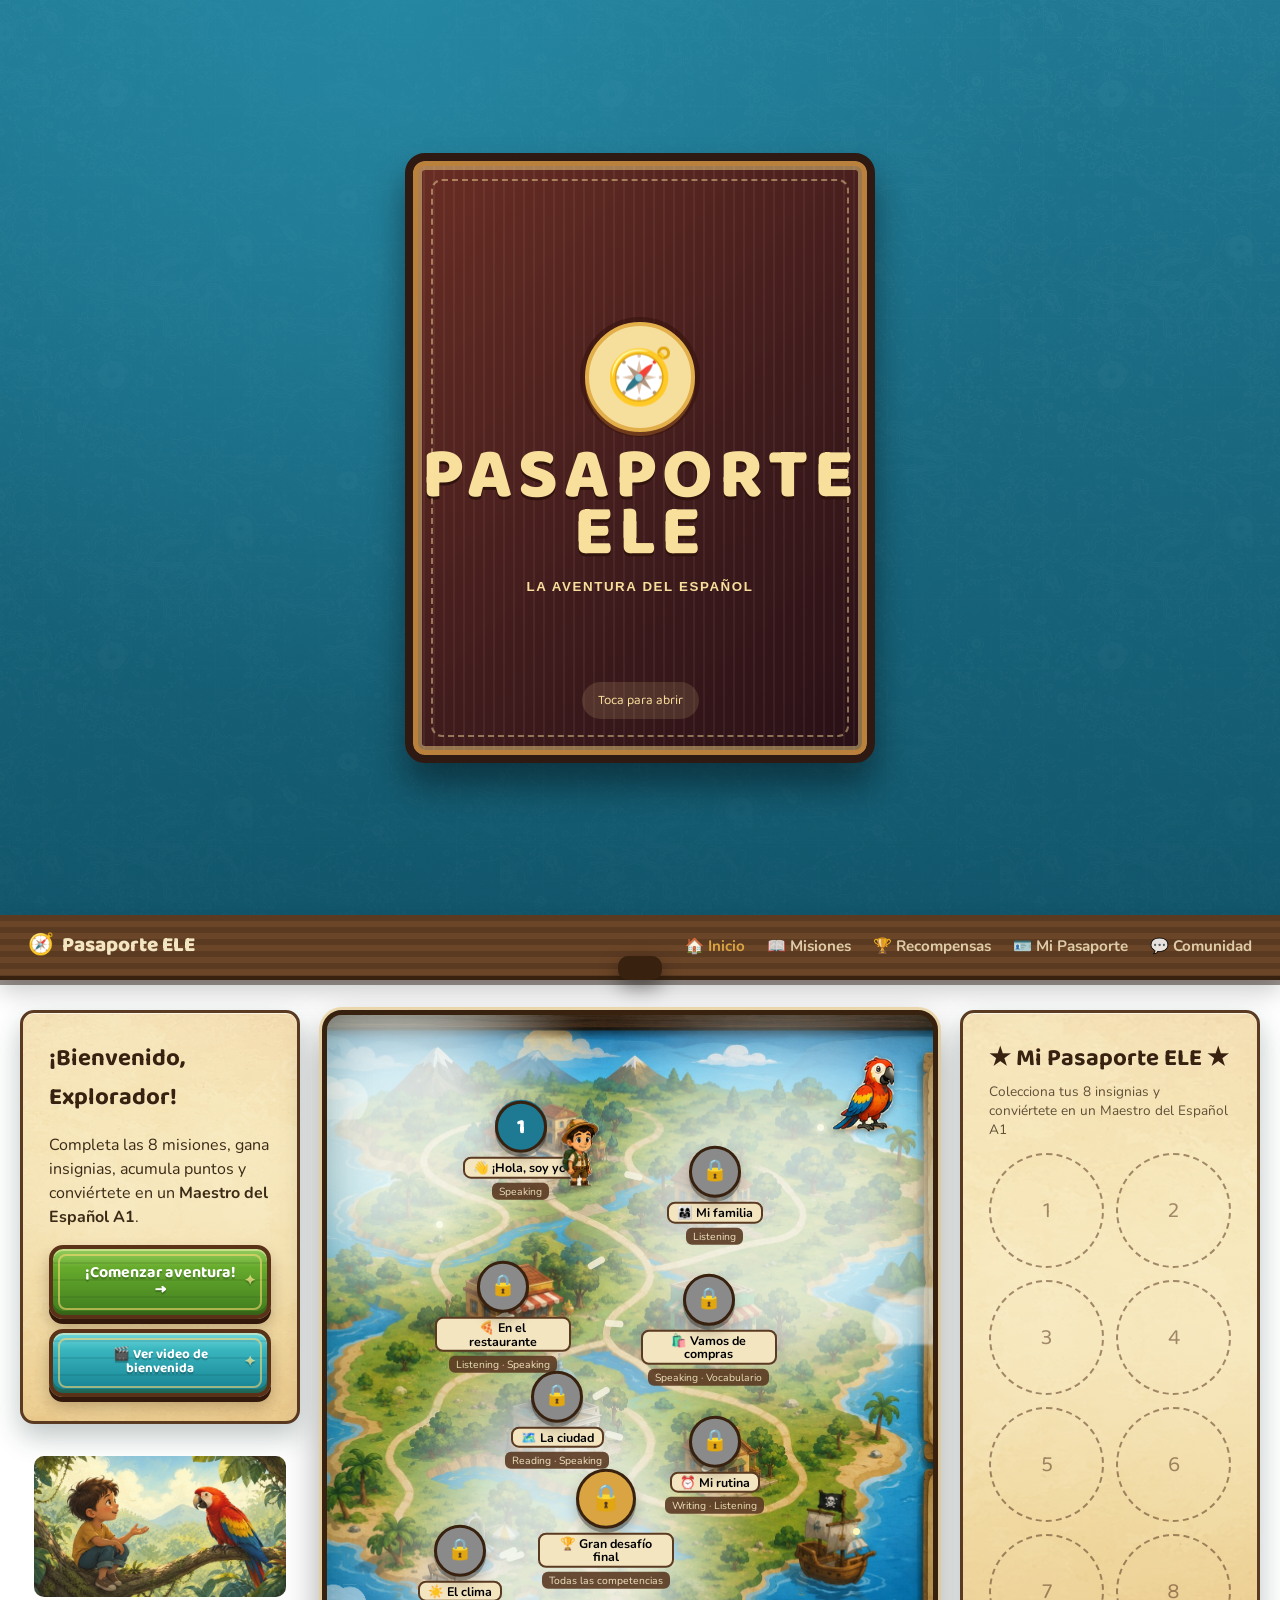
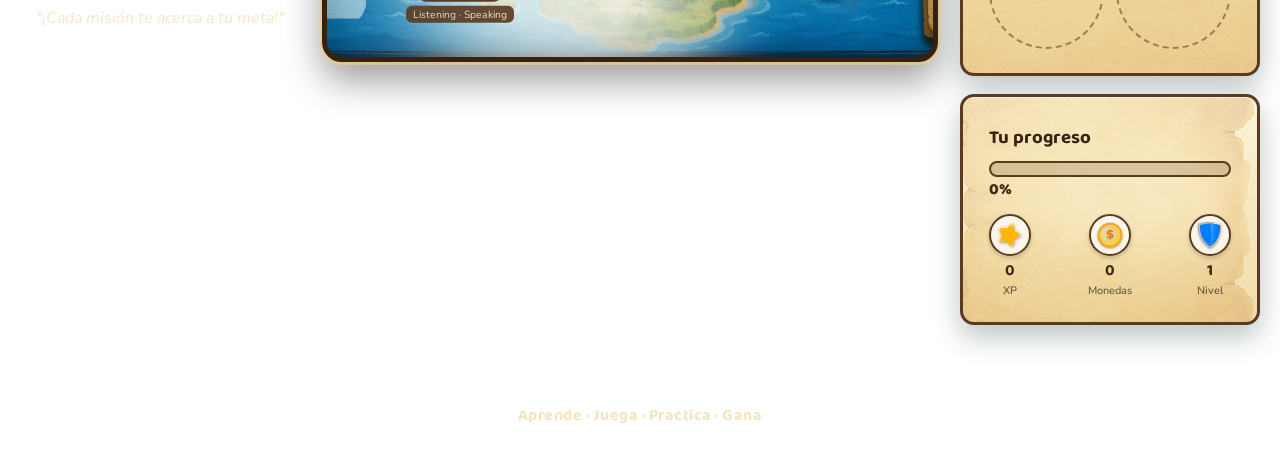
<file: index.html>
<!DOCTYPE html>
<html lang="es">
<head>
<meta charset="UTF-8">
<meta name="viewport" content="width=device-width, initial-scale=1.0">
<title>Pasaporte ELE — La aventura del español A1</title>
<link rel="preconnect" href="https://fonts.googleapis.com">
<link href="https://fonts.googleapis.com/css2?family=Baloo+2:wght@500;700;800&family=Nunito:wght@400;600;700;800&display=swap" rel="stylesheet">
<link rel="stylesheet" href="css/style.css?v=8">
</head>
<body>

<div class="intro-gate" id="introGate">
  <div class="passport-stage" id="passportStage">
    <button class="passport-cover" id="openPassportBtn" type="button" aria-label="Abrir el pasaporte de bienvenida">
      <span class="cover-emblem">🧭</span>
      <span class="cover-title">PASAPORTE<br>ELE</span>
      <span class="cover-subtitle">La aventura del español</span>
      <span class="cover-action">Toca para abrir</span>
    </button>
    <div class="intro-gate-inner passport-book" aria-live="polite">
      <div class="passport-page passport-page-left" aria-hidden="true">
        <span class="page-stamp">✦</span>
        <h2>Mi gran aventura</h2>
        <p>Un pasaporte para descubrir el español, una misión a la vez.</p>
        <div class="page-route">● ─── ● ─── ★</div>
      </div>
      <div class="passport-page passport-page-right">
        <h1>🧭 ¡Bienvenido, Explorador!</h1>
        <p>Abre tu pasaporte y mira el mensaje de bienvenida antes de comenzar.</p>
        <div class="phone-video-frame">
          <span class="phone-speaker" aria-hidden="true"></span>
          <div class="gate-video-wrap">
            <div id="gateYtPlayer"></div>
          </div>
          <span class="phone-home" aria-hidden="true"></span>
        </div>
        <button id="gateContinueBtn" class="art-btn btn-start gate-btn" disabled>Mira el video completo para continuar</button>
        <button id="gateSkipBtn" class="gate-skip">Ya lo vi, continuar →</button>
      </div>
    </div>
  </div>
</div>

<div id="appRoot">

<header class="topbar">
  <div class="brand">🧭 <span>Pasaporte ELE</span></div>
  <nav class="topnav">
    <a href="#map" class="active">🏠 Inicio</a>
    <a href="#" data-soon="Misiones">📖 Misiones</a>
    <a href="#" data-soon="Recompensas">🏆 Recompensas</a>
    <a href="#passport" >🪪 Mi Pasaporte</a>
    <a href="#" data-soon="Comunidad">💬 Comunidad</a>
  </nav>
</header>

<main class="layout">

  <aside class="intro-col">
    <div class="card intro-card">
      <h1>¡Bienvenido, Explorador!</h1>
      <p>Completa las 8 misiones, gana insignias, acumula puntos y conviértete en un <strong>Maestro del Español A1</strong>.</p>
      <div class="intro-btns">
        <a href="#map" class="art-btn btn-start">¡Comenzar aventura! →</a>
        <button id="introVideoBtn" class="art-btn btn-video">🎬 Ver video de bienvenida</button>
      </div>
    </div>
    <div class="mascot-card">
      <img src="assets/mascot.jpg" alt="Explorador y guacamaya" class="mascot-img">
      <p class="mascot-quote">"¡Cada misión te acerca a tu meta!"</p>
    </div>
  </aside>

  <section class="map-wrap" id="map">
    <div class="map-atmosphere" aria-hidden="true">
      <span class="cloud cloud-a"></span><span class="cloud cloud-b"></span><span class="cloud cloud-c"></span>
      <span class="map-sparkle sparkle-a"></span><span class="map-sparkle sparkle-b"></span><span class="map-sparkle sparkle-c"></span>
      <div class="map-fog fog-near"></div><div class="map-fog fog-far"></div>
    </div>
    <svg class="path-svg" viewBox="0 0 100 100" preserveAspectRatio="none" aria-hidden="true">
      <path id="routePath" d="" />
    </svg>
    <div class="nodes" id="nodesLayer"></div>
    <img id="lumaAvatar" class="luma-avatar" src="assets/luma-idle1.png" alt="Luma">
    <img id="nicoAvatar" class="nico-avatar" src="assets/nico-idle.png" alt="Nico">
  </section>

  <aside class="passport-col" id="passport">
    <div class="card">
      <h2>★ Mi Pasaporte ELE ★</h2>
      <p class="sub">Colecciona tus 8 insignias y conviértete en un Maestro del Español A1</p>
      <div class="stamp-grid" id="stampGrid"></div>
    </div>
    <div class="card progress-card">
      <h3>Tu progreso</h3>
      <div class="progress-bar"><div class="progress-fill" id="progressFill"></div></div>
      <span class="progress-pct" id="progressPct">0%</span>
      <div class="stats-row">
        <div class="stat"><div class="stat-icon-wrap"><img src="assets/star.png" class="stat-icon" alt="XP"></div><span id="xpVal">0</span><label>XP</label></div>
        <div class="stat"><div class="stat-icon-wrap"><img src="assets/coin.png" class="stat-icon" alt="Monedas"></div><span id="coinVal">0</span><label>Monedas</label></div>
        <div class="stat"><div class="stat-icon-wrap"><img src="assets/shield.png" class="stat-icon" alt="Nivel"></div><span id="levelVal">1</span><label>Nivel</label></div>
      </div>
    </div>
  </aside>

</main>

<footer class="footer">
  <span>Aprende · Juega · Practica · Gana</span>
  <button id="resetBtn" class="reset-link">Reiniciar progreso</button>
</footer>

<div class="modal-overlay" id="modalOverlay">
  <div class="modal" id="missionModal"></div>
</div>

<div class="toast" id="toast"></div>

<div class="reward-celebration" id="rewardCelebration" aria-live="polite" aria-atomic="true">
  <div class="reward-burst">★</div>
  <p>¡Reto completado!</p>
  <span>+ XP · Nueva misión desbloqueada</span>
</div>

</div>

<script src="https://www.youtube.com/iframe_api"></script>
<script src="js/missions-data.js?v=8"></script>
<script src="js/app.js?v=8"></script>
</body>
</html>
</file>
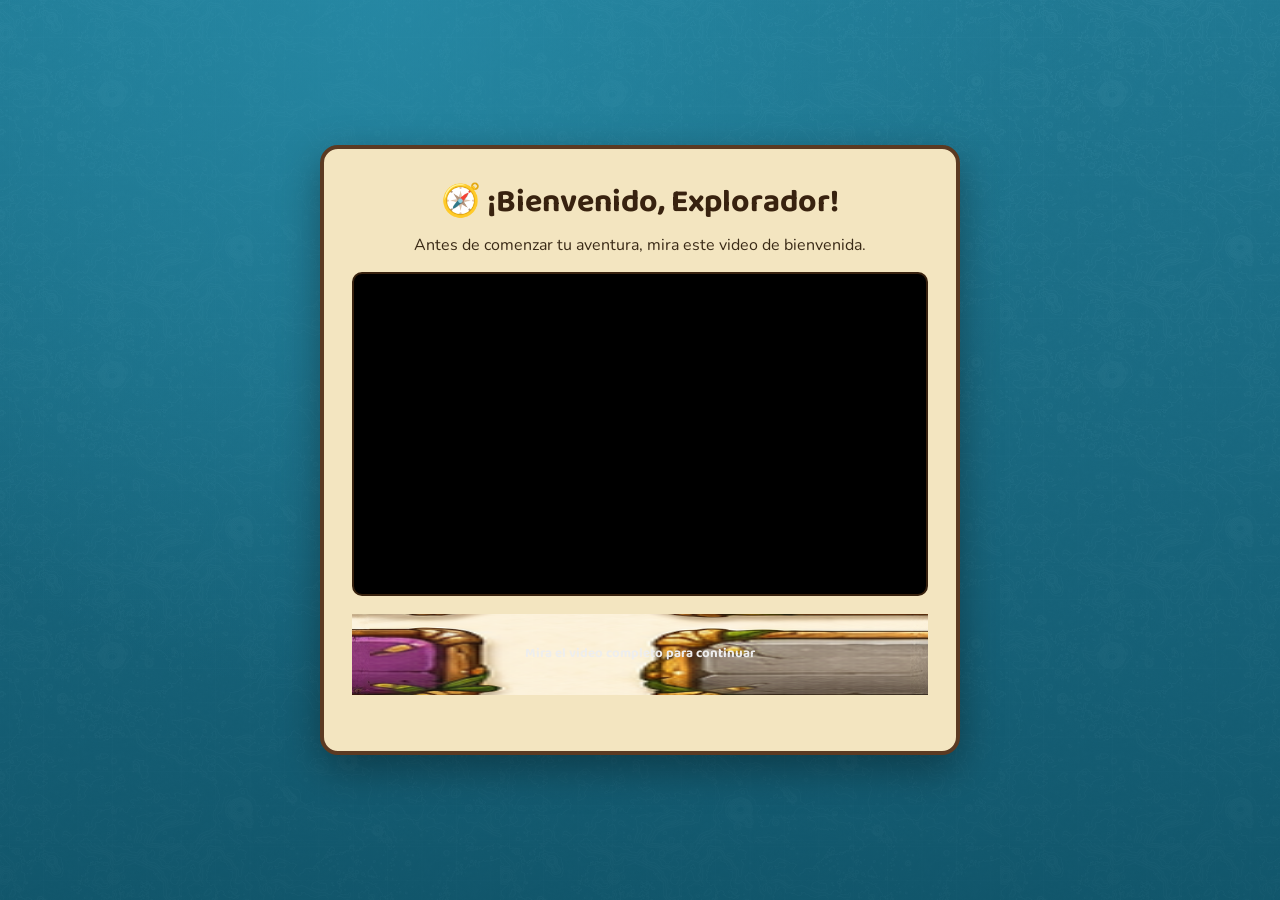
<file: source/index.html>
<!DOCTYPE html>
<html lang="es">
<head>
<meta charset="UTF-8">
<meta name="viewport" content="width=device-width, initial-scale=1.0">
<title>Pasaporte ELE — La aventura del español A1</title>
<link rel="preconnect" href="https://fonts.googleapis.com">
<link href="https://fonts.googleapis.com/css2?family=Baloo+2:wght@500;700;800&family=Nunito:wght@400;600;700;800&display=swap" rel="stylesheet">
<link rel="stylesheet" href="css/style.css">
</head>
<body>

<div class="intro-gate" id="introGate">
  <div class="intro-gate-inner">
    <h1>🧭 ¡Bienvenido, Explorador!</h1>
    <p>Antes de comenzar tu aventura, mira este video de bienvenida.</p>
    <div class="gate-video-wrap">
      <div id="gateYtPlayer"></div>
    </div>
    <button id="gateContinueBtn" class="art-btn btn-start gate-btn" disabled>Mira el video completo para continuar</button>
    <button id="gateSkipBtn" class="gate-skip">Ya lo vi, continuar →</button>
  </div>
</div>

<div id="appRoot">

<header class="topbar">
  <div class="brand">🧭 <span>Pasaporte ELE</span></div>
  <nav class="topnav">
    <a href="#map" class="active">🏠 Inicio</a>
    <a href="#" data-soon="Misiones">📖 Misiones</a>
    <a href="#" data-soon="Recompensas">🏆 Recompensas</a>
    <a href="#passport" >🪪 Mi Pasaporte</a>
    <a href="#" data-soon="Comunidad">💬 Comunidad</a>
  </nav>
</header>

<main class="layout">

  <aside class="intro-col">
    <div class="card intro-card">
      <h1>¡Bienvenido, Explorador!</h1>
      <p>Completa las 8 misiones, gana insignias, acumula puntos y conviértete en un <strong>Maestro del Español A1</strong>.</p>
      <div class="intro-btns">
        <a href="#map" class="art-btn btn-start">¡Comenzar aventura! →</a>
        <button id="introVideoBtn" class="art-btn btn-video">🎬 Ver video de bienvenida</button>
      </div>
    </div>
    <div class="mascot-card">
      <img src="assets/mascot.jpg" alt="Explorador y guacamaya" class="mascot-img">
      <p class="mascot-quote">"¡Cada misión te acerca a tu meta!"</p>
    </div>
  </aside>

  <section class="map-wrap" id="map">
    <svg class="path-svg" viewBox="0 0 1000 700" preserveAspectRatio="none">
      <path id="routePath" d="" />
    </svg>
    <div class="nodes" id="nodesLayer"></div>
    <img id="lumaAvatar" class="luma-avatar" src="assets/luma-idle1.png" alt="Luma">
    <img id="nicoAvatar" class="nico-avatar" src="assets/nico-idle.png" alt="Nico">
  </section>

  <aside class="passport-col" id="passport">
    <div class="card">
      <h2>★ Mi Pasaporte ELE ★</h2>
      <p class="sub">Colecciona tus 8 insignias y conviértete en un Maestro del Español A1</p>
      <div class="stamp-grid" id="stampGrid"></div>
    </div>
    <div class="card progress-card">
      <h3>Tu progreso</h3>
      <div class="progress-bar"><div class="progress-fill" id="progressFill"></div></div>
      <span class="progress-pct" id="progressPct">0%</span>
      <div class="stats-row">
        <div class="stat"><div class="stat-icon-wrap"><img src="assets/star.png" class="stat-icon" alt="XP"></div><span id="xpVal">0</span><label>XP</label></div>
        <div class="stat"><div class="stat-icon-wrap"><img src="assets/coin.png" class="stat-icon" alt="Monedas"></div><span id="coinVal">0</span><label>Monedas</label></div>
        <div class="stat"><div class="stat-icon-wrap"><img src="assets/shield.png" class="stat-icon" alt="Nivel"></div><span id="levelVal">1</span><label>Nivel</label></div>
      </div>
    </div>
  </aside>

</main>

<footer class="footer">
  <span>Aprende · Juega · Practica · Gana</span>
  <button id="resetBtn" class="reset-link">Reiniciar progreso</button>
</footer>

<div class="modal-overlay" id="modalOverlay">
  <div class="modal" id="missionModal"></div>
</div>

<div class="toast" id="toast"></div>

</div>

<script src="https://www.youtube.com/iframe_api"></script>
<script src="js/missions-data.js"></script>
<script src="js/app.js"></script>
</body>
</html>
</file>
<file: css/style.css>
:root {
  --parchment: #F3E5C0;
  --parchment-dark: #E7D19C;
  --wood: #5B3A22;
  --wood-dark: #38220F;
  --ocean: #1E7A93;
  --ocean-deep: #0F5468;
  --jungle: #2F6B3C;
  --jungle-light: #529858;
  --sand: #E9CE95;
  --gold: #D9A441;
  --coral: #C1443A;
  --ink: #3A2A16;

  --font-display: 'Baloo 2', sans-serif;
  --font-body: 'Nunito', sans-serif;
  --shadow-soft: 0 12px 28px rgba(17, 46, 43, .28);
}

* { box-sizing: border-box; }

body {
  margin: 0;
  font-family: var(--font-body);
  color: var(--ink);
  background:
    radial-gradient(ellipse at 30% 0%, rgba(42,147,176,.55) 0%, transparent 55%),
    linear-gradient(180deg, rgba(30,122,147,.88) 0%, rgba(15,84,104,.92) 100%),
    url('../assets/bg-texture.jpg');
  background-repeat: no-repeat, no-repeat, repeat;
  background-size: cover, cover, 500px;
  background-attachment: fixed, fixed, fixed;
  min-height: 100vh;
  overflow-x: hidden;
}

body::before {
  content: "";
  position: fixed;
  inset: 0;
  pointer-events: none;
  background: linear-gradient(115deg, rgba(255,255,255,.08), transparent 35%, rgba(6,42,57,.17));
  z-index: -1;
}

h1, h2, h3 { font-family: var(--font-display); margin: 0 0 8px; color: var(--wood-dark); }

/* ---------- Topbar ---------- */
.topbar {
  display: flex;
  align-items: center;
  justify-content: space-between;
  gap: 16px;
  padding: 14px 28px;
  background: repeating-linear-gradient(180deg, var(--wood) 0px, var(--wood) 6px, #6B4527 6px, #6B4527 12px);
  border-bottom: 4px solid var(--wood-dark);
  box-shadow: 0 5px 0 rgba(31,17,8,.45), 0 12px 25px rgba(0,0,0,.2);
  flex-wrap: wrap;
}
.brand {
  font-family: var(--font-display);
  font-weight: 800;
  color: var(--parchment);
  font-size: 1.3rem;
  display: flex;
  align-items: center;
  gap: 8px;
}
.topnav { display: flex; gap: 22px; flex-wrap: wrap; }
.topnav a {
  color: var(--parchment);
  text-decoration: none;
  font-weight: 700;
  font-size: .95rem;
  opacity: .85;
  transition: opacity .15s, transform .15s;
}
.topnav a:hover { opacity: 1; transform: translateY(-2px); color: #fff4cb; }
.topnav a.active { color: var(--gold); opacity: 1; }

/* ---------- Layout ---------- */
.layout {
  display: grid;
  grid-template-columns: 280px minmax(0,1fr) 300px;
  gap: 22px;
  max-width: 1400px;
  margin: 0 auto;
  padding: 30px 20px 60px;
  align-items: start;
}

/* ---------- Cards (parchment) ---------- */
.card {
  background: linear-gradient(rgba(255,250,224,.74), rgba(240,217,164,.8)), url('../assets/scroll.png') center/cover no-repeat, var(--parchment);
  border: 3px solid var(--wood);
  border-radius: 14px;
  padding: 26px 26px 24px;
  box-shadow: var(--shadow-soft), inset 0 1px rgba(255,255,255,.65);
  position: relative;
}
.card::before { content: none; }
.card h1, .card h2, .card h3 { text-shadow: 0 1px 0 rgba(255,255,255,.35); }

.intro-col { display: flex; flex-direction: column; gap: 18px; position: sticky; top: 20px; }
.intro-card p { line-height: 1.5; }
.intro-btns { display: flex; flex-direction: column; gap: 10px; margin-top: 10px; }

.art-btn {
  display: inline-block;
  font-family: var(--font-display);
  font-weight: 700;
  color: #fff;
  text-decoration: none;
  text-align: center;
  cursor: pointer;
  min-height: 62px;
  width: 100%;
  padding: 15px 30px 16px;
  border: 0;
  border-radius: 12px;
  background-color: transparent;
  background-position: center;
  background-repeat: no-repeat;
  background-size: 100% 100%;
  line-height: 1.08;
  text-shadow: 0 2px 1px rgba(0,0,0,.25);
  transition: filter .16s, transform .16s, box-shadow .16s;
}
.art-btn:hover { filter: brightness(1.12) saturate(1.08); transform: translateY(-2px); }
.art-btn:active { transform: translateY(2px); filter: brightness(.95); }

.btn-start { background-image: none; }
.btn-video { background-image: none; }


.mascot-card {
  background: rgba(255,255,255,.08);
  border: 2px dashed rgba(255,255,255,.4);
  border-radius: 14px;
  padding: 12px;
  text-align: center;
  color: var(--parchment);
  overflow: hidden;
}
.mascot-img {
  width: 100%;
  aspect-ratio: 16/9;
  object-fit: cover;
  object-position: center 30%;
  border-radius: 10px;
  display: block;
}
.mascot-quote { font-style: italic; opacity: .9; margin: 10px 0 2px; }

/* ---------- Map ---------- */
.map-wrap {
  position: relative;
  aspect-ratio: 1219 / 1290;
  width: 100%;
  border-radius: 20px;
  border: 5px solid var(--wood-dark);
  overflow: hidden;
  background: url('../assets/mapa.jpg') center/cover no-repeat, var(--sand);
  box-shadow: 0 0 0 3px rgba(232,206,149,.72), 0 18px 38px rgba(0,0,0,.4);
  isolation: isolate;
}
.map-wrap::after { content: ""; position: absolute; inset: 0; z-index: 10; pointer-events: none; box-shadow: inset 0 0 48px rgba(18,52,43,.34); }
.path-svg { position: absolute; inset: 0; width: 100%; height: 100%; z-index: 2; pointer-events: none; }
.path-svg path {
  fill: none;
  stroke: var(--parchment);
  stroke-width: 1.05;
  stroke-linecap: round;
  stroke-dasharray: 2 16;
  opacity: .9;
  filter: drop-shadow(0 1px 1px rgba(74,45,18,.7));
}
.nodes { position: absolute; inset: 0; z-index: 5; }

.map-atmosphere { position: absolute; inset: 0; overflow: hidden; pointer-events: none; z-index: 3; }
.cloud { position: absolute; width: 22%; aspect-ratio: 2.2; opacity: .54; filter: blur(1px) drop-shadow(0 6px 7px rgba(13,69,86,.18)); background: radial-gradient(circle at 22% 63%, rgba(255,255,255,.96) 0 23%, transparent 24%), radial-gradient(circle at 43% 42%, rgba(255,255,255,.96) 0 30%, transparent 31%), radial-gradient(circle at 65% 55%, rgba(255,255,255,.94) 0 31%, transparent 32%), radial-gradient(ellipse at 51% 73%, rgba(255,255,255,.95) 0 45%, transparent 46%); animation: drift 24s linear infinite alternate; }
.cloud-a { top: 8%; left: -10%; transform: scale(.72); }
.cloud-b { top: 42%; right: -11%; transform: scale(.95); animation-duration: 31s; animation-direction: alternate-reverse; }
.cloud-c { bottom: 4%; left: -9%; transform: scale(.56); animation-duration: 20s; }
.map-sparkle { position:absolute; width: 7px; height:7px; border-radius:50%; background:#fff8ba; box-shadow:0 0 0 3px rgba(255,248,186,.18), 0 0 15px 4px rgba(255,248,186,.58); animation: twinkle 2.6s ease-in-out infinite; }
.sparkle-a { top: 32%; left: 18%; }.sparkle-b { top: 17%; right: 18%; animation-delay:.9s; }.sparkle-c { bottom: 19%; right: 12%; animation-delay:1.5s; }
.map-fog { position: absolute; inset: -12%; opacity: .78; transition: opacity 1.1s ease, transform 1.2s ease; background: radial-gradient(ellipse at 20% 26%, rgba(246,252,248,.94) 0 9%, transparent 24%), radial-gradient(ellipse at 68% 36%, rgba(245,251,249,.85) 0 14%, transparent 30%), radial-gradient(ellipse at 42% 76%, rgba(244,250,248,.92) 0 12%, transparent 30%); filter: blur(14px); }
.fog-near { opacity: var(--fog-near-opacity, .78); }
.fog-far { opacity: var(--fog-far-opacity, .42); transform: scale(1.2); animation: fog-drift 17s ease-in-out infinite alternate; }
@keyframes drift { to { translate: 36px -9px; } }
@keyframes fog-drift { to { transform: scale(1.28) translateX(2%); } }
@keyframes twinkle { 0%,100% { transform:scale(.5); opacity:.25; } 50% { transform:scale(1.25); opacity:1; } }

.nico-avatar {
  position: absolute;
  width: 8%;
  height: auto;
  transform: translate(-50%, -96%);
  z-index: 7;
  filter: drop-shadow(0 3px 3px rgba(0,0,0,.4));
  transition: left 1.1s ease-in-out, top 1.1s ease-in-out;
  pointer-events: none;
}
.nico-avatar.walking { animation: nico-walk-bob .24s ease-in-out infinite alternate; }
.nico-avatar.arrived { animation: nico-arrival .52s cubic-bezier(.2,1.5,.45,1); }
.luma-avatar {
  position: absolute;
  width: 10.5%;
  height: auto;
  z-index: 7;
  transform-origin: center bottom;
  animation: luma-float 2.7s ease-in-out infinite;
  filter: drop-shadow(0 2px 3px rgba(0,0,0,.35));
  pointer-events: none;
}

.node {
  position: absolute;
  transform: translate(-50%, -50%);
  display: flex;
  flex-direction: column;
  align-items: center;
  gap: 4px;
  background: none;
  border: none;
  cursor: pointer;
  width: 150px;
  font-family: var(--font-body);
  animation: node-appear .5s ease backwards;
  animation-delay: var(--delay, 0s);
}
.node-ring {
  position: absolute;
  top: 26px; left: 50%;
  width: 52px; height: 52px;
  transform: translate(-50%, -50%);
  border-radius: 50%;
  pointer-events: none;
}
.node.unlocked .node-ring { animation: ring-pulse 2.2s ease-out infinite; background: var(--ocean); }
.node.final.unlocked .node-ring { background: var(--gold); }
.node-badge {
  width: 52px; height: 52px;
  border-radius: 50%;
  display: flex; align-items: center; justify-content: center;
  font-family: var(--font-display);
  font-weight: 800;
  font-size: 1.3rem;
  color: #fff;
  border: 3px solid var(--wood-dark);
  box-shadow: 0 4px 0 rgba(0,0,0,.3), 0 7px 13px rgba(35,24,10,.25);
  transition: transform .18s, box-shadow .18s;
  position: relative;
  z-index: 1;
}
.node:hover:not(.locked) .node-badge { transform: scale(1.14) translateY(-3px); box-shadow: 0 7px 14px rgba(0,0,0,.35), 0 0 0 5px rgba(217,164,65,.45); }
.node:hover:not(.locked) .node-label { transform: scale(1.06); background: var(--gold); }
.node.clicked .node-badge { animation: node-pop .26s ease; }
.node.unlocked .node-badge { background: var(--ocean); }
.node.done .node-badge { background: var(--jungle); animation: done-reveal .4s ease; }
.node.locked .node-badge { background: #8a8a8a; cursor: not-allowed; }
.node.final .node-badge { background: var(--gold); color: var(--wood-dark); width: 60px; height: 60px; font-size: 1.6rem; }
.node.locked { cursor: not-allowed; }
.node.shake .node-badge { animation: node-shake .4s ease; }

.node-label {
  background: var(--parchment);
  border: 2px solid var(--wood);
  border-radius: 8px;
  padding: 2px 8px;
  font-weight: 700;
  font-size: .78rem;
  text-align: center;
  max-width: 136px;
  white-space: normal;
  line-height: 1.1;
  transition: transform .18s, background .18s;
}
.node-skills {
  font-size: .65rem;
  color: var(--parchment);
  background: var(--wood);
  padding: 1px 7px;
  border-radius: 6px;
  opacity: .9;
}

@keyframes node-appear {
  from { opacity: 0; transform: translate(-50%, -50%) scale(.4); }
  to   { opacity: 1; transform: translate(-50%, -50%) scale(1); }
}
@keyframes ring-pulse {
  0%   { box-shadow: 0 0 0 0 rgba(217,164,65,.55); }
  70%  { box-shadow: 0 0 0 16px rgba(217,164,65,0); }
  100% { box-shadow: 0 0 0 0 rgba(217,164,65,0); }
}
@keyframes node-pop {
  0%   { transform: scale(1); }
  40%  { transform: scale(.82); }
  70%  { transform: scale(1.18); }
  100% { transform: scale(1); }
}
@keyframes done-reveal {
  0%   { transform: scale(.6) rotate(-15deg); }
  60%  { transform: scale(1.15) rotate(6deg); }
  100% { transform: scale(1) rotate(0); }
}
@keyframes node-shake {
  0%, 100% { transform: translateX(0); }
  20% { transform: translateX(-6px) rotate(-4deg); }
  40% { transform: translateX(6px) rotate(4deg); }
  60% { transform: translateX(-4px) rotate(-2deg); }
  80% { transform: translateX(4px) rotate(2deg); }
}

/* ---------- Passport / progress ---------- */
.passport-col { display: flex; flex-direction: column; gap: 18px; position: sticky; top: 20px; }
.sub { font-size: .85rem; opacity: .8; margin-top: -4px; }
.stamp-grid {
  display: grid;
  grid-template-columns: repeat(2, minmax(0, 1fr));
  gap: 12px;
  margin-top: 14px;
}
.stamp-slot {
  aspect-ratio: 1;
  min-width: 0;
  border: 2px dashed var(--wood);
  border-radius: 50%;
  display: flex; align-items: center; justify-content: center;
  font-family: var(--font-display);
  font-size: 1.4rem;
  color: var(--wood);
  opacity: .55;
}
.stamp-slot.filled {
  border-style: solid;
  border-color: var(--gold);
  background: var(--wood-dark);
  opacity: 1;
  box-shadow: 0 3px 0 var(--wood-dark);
  overflow: hidden;
}
.stamp-slot img { width: 68%; height: 68%; object-fit: contain; filter: drop-shadow(0 1px 1px rgba(0,0,0,.3)); }
.stamp-slot.filled img {
  width: 100%; height: 100%;
  object-fit: contain;
  object-position: center;
  border-radius: 50%;
  filter: none;
}
/* The first illustration includes a speech bubble on purpose. Let it break
   the circular seal slightly instead of cropping its greeting. */
.stamp-slot.filled:first-child { overflow: visible; z-index: 2; }
.stamp-slot.filled:first-child img { width: 100%; height: 100%; transform: none; }
.stamp-slot.stamp-pop { animation: stamp-in .5s cubic-bezier(.3,1.6,.5,1); }
@keyframes stamp-in {
  0%   { transform: scale(2.4) rotate(-25deg); opacity: 0; }
  60%  { transform: scale(.9) rotate(8deg); opacity: 1; }
  100% { transform: scale(1) rotate(0); }
}

.progress-bar {
  height: 16px;
  background: rgba(91,58,34,.2);
  border-radius: 10px;
  overflow: hidden;
  border: 2px solid var(--wood);
}
.progress-fill {
  height: 100%;
  width: 0%;
  background: linear-gradient(90deg, #83c95b, var(--jungle-light), var(--jungle));
  box-shadow: inset 0 2px rgba(255,255,255,.32);
  transition: width .4s ease;
}
.progress-pct { font-weight: 800; font-family: var(--font-display); }
.stats-row { display: flex; justify-content: space-between; margin-top: 12px; }
.stat { display: flex; flex-direction: column; align-items: center; font-family: var(--font-display); font-weight: 700; }
.stat-icon-wrap {
  width: 42px; height: 42px;
  border-radius: 50%;
  background: rgba(255,255,255,.75);
  border: 2px solid var(--wood);
  display: flex; align-items: center; justify-content: center;
  box-shadow: 0 2px 4px rgba(0,0,0,.2);
  margin-bottom: 2px;
}
.stat-icon { width: 26px; height: 26px; object-fit: contain; filter: drop-shadow(0 1px 1px rgba(0,0,0,.35)); }
.stat label { font-family: var(--font-body); font-size: .68rem; font-weight: 600; opacity: .7; }
.stat span.bump { display: inline-block; animation: stat-bump .3s ease; }
@keyframes stat-bump {
  0%   { transform: scale(1); }
  50%  { transform: scale(1.35); color: var(--gold); }
  100% { transform: scale(1); }
}

/* ---------- Footer ---------- */
.footer {
  text-align: center;
  padding: 18px;
  color: var(--parchment);
  font-family: var(--font-display);
  font-weight: 700;
  letter-spacing: .5px;
  display: flex;
  flex-direction: column;
  gap: 6px;
}
.reset-link {
  background: none; border: none;
  color: rgba(255,255,255,.6);
  font-family: var(--font-body);
  font-size: .75rem;
  text-decoration: underline;
  cursor: pointer;
}

/* ---------- Modal ---------- */
.modal-overlay {
  position: fixed; inset: 0;
  background: rgba(20,12,5,.6);
  display: none;
  align-items: center; justify-content: center;
  padding: 20px;
  z-index: 50;
}
.modal-overlay.open { display: flex; }
.modal {
  background: linear-gradient(rgba(255,250,225,.92), rgba(244,222,174,.94)), url('../assets/scroll.png') center/cover;
  border: 4px solid var(--wood);
  border-radius: 16px;
  max-width: 520px;
  width: 100%;
  max-height: 86vh;
  overflow-y: auto;
  padding: 24px;
  position: relative;
  box-shadow: 0 20px 50px rgba(0,0,0,.48), inset 0 1px rgba(255,255,255,.65);
}
.modal-close {
  position: absolute; top: 12px; right: 14px;
  background: var(--coral); color: #fff;
  border: 2px solid var(--wood-dark);
  border-radius: 50%;
  width: 30px; height: 30px;
  cursor: pointer;
  font-weight: 700;
}
.modal-header { display: flex; gap: 12px; align-items: center; margin-bottom: 10px; }
.modal-emoji { font-size: 2.2rem; }
.modal-skills { font-size: .78rem; text-transform: uppercase; letter-spacing: .5px; opacity: .7; font-weight: 700; }
.modal-section { margin: 16px 0; }
.modal-section h3 { font-size: 1.05rem; }
.vocab-chips { display: flex; flex-wrap: wrap; gap: 8px; }
.chip {
  background: #fff; border: 2px solid var(--wood);
  border-radius: 20px; padding: 4px 12px; font-weight: 700; font-size: .85rem;
}
.activity-link {
  display: inline-block; margin-top: 6px;
  background: var(--ocean); color: #fff;
  padding: 8px 14px; border-radius: 8px;
  text-decoration: none; font-weight: 700; font-size: .85rem;
  border: 2px solid var(--wood-dark);
}
.badge-section { background: rgba(217,164,65,.25); border-radius: 10px; padding: 10px 14px; }
.resource-label { font-weight: 700; margin: 0 0 6px; }
.resource-note { font-size: .85rem; background: rgba(255,255,255,.5); border-left: 3px solid var(--ocean); padding: 8px 10px; border-radius: 6px; margin-top: 8px; line-height: 1.4; }
.modal-section.soon { opacity: .75; }
.soon-text { font-size: .85rem; font-style: italic; border: 2px dashed var(--wood); border-radius: 8px; padding: 8px 10px; }
.video-wrap, .embed-wrap {
  position: relative;
  width: 100%;
  aspect-ratio: 16 / 9;
  border-radius: 10px;
  overflow: hidden;
  border: 5px solid var(--wood-dark);
  box-shadow: 0 0 0 3px var(--gold), 0 7px 14px rgba(62,32,10,.25);
}
.video-wrap iframe, .embed-wrap iframe {
  position: absolute; inset: 0;
  width: 100%; height: 100%;
  border: none;
}
.audio-wrap { border-radius: 10px; overflow: hidden; border: 2px solid var(--wood-dark); }
.audio-wrap iframe { width: 100%; height: 120px; border: none; display: block; }
.badge-preview { display: flex; align-items: center; gap: 12px; }
.badge-preview-img { width: 56px; height: 56px; object-fit: cover; object-position: center; border-radius: 50%; border: 2px solid var(--wood); filter: drop-shadow(0 2px 3px rgba(0,0,0,.3)); flex-shrink: 0; }
.badge-preview-emoji { font-size: 2.4rem; flex-shrink: 0; }
.badge-preview p { margin: 0; }

/* ---------- Confetti ---------- */
.confetti-piece {
  position: fixed;
  width: 9px; height: 9px;
  border-radius: 2px;
  pointer-events: none;
  z-index: 110;
  animation: confetti-fly 1.2s cubic-bezier(.15,.75,.38,1) forwards;
}
@keyframes confetti-fly {
  0%   { transform: translate(0,0) rotate(0); opacity: 1; }
  100% { transform: translate(var(--tx), var(--ty)) rotate(var(--rot)); opacity: 0; }
}
.btn-complete {
  width: 100%;
  margin-top: 8px;
  font-size: 1rem;
}
.btn-complete { background-image: none; }
.already-done {
  text-align: center;
  font-family: var(--font-display);
  font-weight: 700;
  color: var(--jungle);
  padding: 10px;
  border: 2px dashed var(--jungle);
  border-radius: 10px;
}

/* ---------- Toast ---------- */
.toast {
  position: fixed;
  bottom: -80px;
  left: 50%;
  transform: translateX(-50%);
  background: var(--wood-dark);
  color: var(--parchment);
  padding: 12px 22px;
  border-radius: 10px;
  font-weight: 700;
  box-shadow: 0 8px 20px rgba(0,0,0,.4);
  transition: bottom .3s ease;
  z-index: 60;
  max-width: 90vw;
  text-align: center;
}
.toast.show { bottom: 26px; }

.reward-celebration { position: fixed; top: 45%; left: 50%; z-index: 105; width: min(360px, 86vw); padding: 18px 24px 17px; border: 4px solid var(--wood-dark); border-radius: 18px; background: linear-gradient(135deg, #fff4bb, #e6a93e); color: var(--wood-dark); text-align: center; box-shadow: 0 10px 0 rgba(64,34,12,.32), 0 18px 42px rgba(0,0,0,.35); opacity: 0; pointer-events: none; transform: translate(-50%,-50%) scale(.52) rotate(-5deg); }
.reward-celebration p { margin: 0; font-family: var(--font-display); font-size: clamp(1.45rem, 4vw, 2.1rem); font-weight: 800; line-height: 1; text-shadow: 0 1px #fff2b3; }
.reward-celebration span { display:block; margin-top:5px; font-size:.8rem; font-weight:800; }
.reward-burst { position:absolute; left:-18px; top:-22px; color:#fff7aa; font-size:3.1rem; line-height:1; text-shadow: 0 0 12px #f8a82e; }
.reward-celebration.show { animation: reward-pop 2.2s ease-in-out forwards; }

/* ---------- Responsive ---------- */
@media (max-width: 1080px) {
  .layout { grid-template-columns: 1fr; }
  .intro-col, .passport-col { position: static; }
  .map-wrap { min-height: 560px; max-width: 680px; justify-self: center; }
}
@media (max-width: 520px) {
  .topnav { display: none; }
  .node { width: 110px; }
  .node-label { font-size: .68rem; }
  .map-wrap { min-height: 510px; border-width: 4px; }
  .card { padding: 22px 18px; }
  .topbar { padding: 12px 18px; }
}

@keyframes nico-walk-bob { from { transform: translate(-50%,-96%) translateY(0) rotate(-2deg); } to { transform: translate(-50%,-96%) translateY(-5px) rotate(2deg); } }
@keyframes nico-arrival { 0% { transform: translate(-50%,-96%) scale(1); } 45% { transform: translate(-50%,-106%) scale(1.14); } 100% { transform: translate(-50%,-96%) scale(1); } }
@keyframes luma-float { 0%,100% { transform: translateY(0) rotate(-2deg); } 50% { transform: translateY(-8px) rotate(3deg); } }
@keyframes reward-pop { 0% { opacity:0; transform:translate(-50%,-50%) scale(.52) rotate(-5deg); } 18%,76% { opacity:1; transform:translate(-50%,-50%) scale(1) rotate(0); } 100% { opacity:0; transform:translate(-50%,-58%) scale(.92); } }

/* The supplied plank PNGs are incomplete crops from a sprite sheet. Draw the
   button surface in CSS so no transparent/cropped piece can offset its frame. */
.art-btn {
  border: 0 !important;
  border-image: none !important;
  box-sizing: border-box !important;
  position: relative;
  isolation: isolate;
  overflow: hidden;
  border: 4px solid #5a3218 !important;
  border-radius: 14px;
  background: linear-gradient(180deg, rgba(255,255,255,.22), transparent 28%), repeating-linear-gradient(0deg, rgba(52,96,25,.20) 0 2px, transparent 2px 17px), linear-gradient(180deg, #76bd32, #3e7b1e) !important;
  box-shadow: inset 0 2px rgba(255,244,187,.48), inset 0 -4px rgba(44,72,16,.42), 0 5px 0 #32190b, 0 9px 15px rgba(49,24,8,.28);
}
.art-btn::before {
  content: "";
  position: absolute;
  inset: 5px;
  z-index: -1;
  border: 2px solid rgba(255,217,115,.58);
  border-radius: 8px;
  pointer-events: none;
}
.art-btn::after {
  content: "✦";
  position: absolute;
  right: 11px;
  top: 50%;
  transform: translateY(-50%);
  color: rgba(255,235,145,.72);
  font-size: .9rem;
  pointer-events: none;
}
.btn-video { background: linear-gradient(180deg, rgba(255,255,255,.22), transparent 28%), repeating-linear-gradient(0deg, rgba(16,94,99,.18) 0 2px, transparent 2px 17px), linear-gradient(180deg, #47cbd0, #147e90) !important; }
.btn-complete { background: linear-gradient(180deg, rgba(255,255,255,.24), transparent 28%), repeating-linear-gradient(0deg, rgba(153,62,10,.18) 0 2px, transparent 2px 17px), linear-gradient(180deg, #f99b2f, #cf5911) !important; }
}

/* ---------- Intro video gate ---------- */
#appRoot { display: none; }
body.gate-passed #appRoot { display: block; }
body.gate-passed #introGate { display: none; }

.intro-gate {
  min-height: 100vh;
  display: flex;
  align-items: center;
  justify-content: center;
  padding: 30px 16px;
  background:
    radial-gradient(ellipse at 30% 0%, rgba(42,147,176,.55) 0%, transparent 55%),
    linear-gradient(180deg, rgba(30,122,147,.88) 0%, rgba(15,84,104,.92) 100%),
    url('../assets/bg-texture.jpg');
  background-repeat: no-repeat, no-repeat, repeat;
  background-size: cover, cover, 500px;
}
.passport-stage { position: relative; width: min(940px, 96vw); min-height: min(770px, 94vh); display: grid; place-items: center; perspective: 1800px; }
.passport-cover { position: absolute; z-index: 4; width: min(470px, 85vw); min-height: 610px; padding: 52px 35px; display: flex; flex-direction: column; align-items: center; justify-content: center; gap: 16px; border: 8px solid #2e1a12; border-radius: 20px; color: #f8df9b; cursor: pointer; background: repeating-linear-gradient(90deg, rgba(255,255,255,.05) 0 2px, transparent 2px 10px), linear-gradient(135deg, #6a2e24, #3f1b1c 58%, #281016); box-shadow: inset 0 0 0 5px #ba813d, inset 0 0 0 9px rgba(255,227,141,.45), 0 22px 34px rgba(0,0,0,.42); transform-origin: left center; transition: transform 1.15s cubic-bezier(.2,.82,.25,1), opacity .45s .55s; }
.passport-cover::before { content:""; position:absolute; inset: 18px; border: 2px dashed rgba(255,229,160,.45); border-radius: 11px; pointer-events:none; }
.cover-emblem { display:grid; place-items:center; width:110px; height:110px; border:4px solid #e2af4a; border-radius:50%; background:#f6df9d; font-size:3.4rem; box-shadow:0 4px 0 #6f3b1c, 0 0 0 5px rgba(55,18,12,.56); }
.cover-title { font: 800 clamp(2.5rem, 7vw, 4.5rem)/.8 var(--font-display); letter-spacing:.08em; text-shadow: 0 3px #31130e; }
.cover-subtitle { font-weight:800; letter-spacing:.12em; text-align:center; text-transform:uppercase; }
.cover-action { position:absolute; bottom:36px; padding:8px 16px; border-radius:999px; background:rgba(255,230,157,.13); font-family:var(--font-display); animation: cover-pulse 1.7s ease-in-out infinite; }
.passport-stage.open .passport-cover { transform: rotateY(-164deg) translateX(-16%); opacity:0; pointer-events:none; }
.intro-gate-inner {
  width: 100%;
  min-height: 620px;
  display:grid;
  grid-template-columns: .84fr 1.16fr;
  overflow:hidden;
  border: 6px solid var(--wood-dark);
  border-radius: 24px;
  background: linear-gradient(90deg, rgba(115,66,27,.16), transparent 5% 95%, rgba(115,66,27,.16)), var(--parchment);
  box-shadow: 0 18px 45px rgba(0,0,0,.38), inset 0 0 40px rgba(112,65,19,.18);
  opacity:0;
  transform:scale(.92) translateY(14px);
  transition: opacity .45s .55s, transform .65s .55s;
}
.passport-stage.open .passport-book { opacity:1; transform:scale(1) translateY(0); }
.passport-page { padding:clamp(22px,4vw,44px); text-align:center; position:relative; }
.passport-page-left { display:flex; flex-direction:column; justify-content:center; border-right:3px solid rgba(92,53,23,.28); box-shadow:inset -15px 0 24px rgba(89,50,18,.14); transform-origin:right center; }
.passport-page-left::after { content:""; position:absolute; right:-8px; top:0; bottom:0; width:12px; background:linear-gradient(90deg, rgba(45,23,10,.22), transparent); }
.page-stamp { align-self:center; display:grid; place-items:center; width:78px; height:78px; border:3px dashed var(--coral); border-radius:50%; color:var(--coral); font-size:2rem; transform:rotate(-12deg); margin-bottom:18px; }
.passport-page-left h2 { font-size:clamp(1.5rem,3vw,2.15rem); }.passport-page-left p { line-height:1.5; }.page-route { margin-top:28px; color:var(--jungle); font-weight:800; letter-spacing:.1em; }
.passport-page-right { display:flex; flex-direction:column; align-items:center; justify-content:center; }
.passport-page-right h1 { margin-bottom:4px; }.passport-page-right > p { margin:0 0 14px; }
.phone-video-frame { width:min(290px, 72vw); padding:18px 10px 15px; border:5px solid #291a15; border-radius:29px; background:linear-gradient(145deg,#5d443d,#1e1615); box-shadow:inset 0 0 0 2px rgba(255,255,255,.16), 0 9px 15px rgba(62,30,10,.3); }
.phone-speaker { display:block; width:56px; height:5px; margin:0 auto 10px; border-radius:999px; background:#0b0706; box-shadow:inset 0 1px rgba(255,255,255,.18); }
.gate-video-wrap {
  position: relative;
  width: 100%;
  aspect-ratio: 9/16;
  border-radius: 17px;
  overflow: hidden;
  border: 2px solid #0d0908;
  background: #000;
}
.gate-video-wrap iframe { position: absolute; inset: 0; width: 100%; height: 100%; border: none; }
.phone-home { display:block; width:40px; height:4px; margin:10px auto 0; border-radius:999px; background:#0b0706; }
.gate-btn {
  display: block;
  width: 100%;
  margin-top: 18px;
  cursor: pointer;
}
.gate-btn:disabled {
  background: linear-gradient(180deg, #8f8b81, #5f5b54) !important;
  color: #eee;
  cursor: not-allowed;
  filter: none;
}
.gate-skip {
  display: block;
  margin: 12px auto 0;
  background: none;
  border: none;
  color: var(--wood);
  font-size: .78rem;
  text-decoration: underline;
  cursor: pointer;
  opacity: 0;
  pointer-events: none;
  transition: opacity .3s;
}
.gate-skip.visible { opacity: .7; pointer-events: auto; }
@keyframes cover-pulse { 0%,100% { transform:translateY(0); opacity:.65; } 50% { transform:translateY(-5px); opacity:1; } }
@media (max-width: 680px) { .passport-stage { min-height:720px; } .passport-cover { min-height:570px; } .intro-gate-inner { max-width:490px; min-height:720px; grid-template-columns:1fr; overflow-y:auto; } .passport-page-left { display:none; } .passport-page-right { min-height:710px; padding:28px 20px; } }
</file>
<file: source/css/style.css>
:root {
  --parchment: #F3E5C0;
  --parchment-dark: #E7D19C;
  --wood: #5B3A22;
  --wood-dark: #38220F;
  --ocean: #1E7A93;
  --ocean-deep: #0F5468;
  --jungle: #2F6B3C;
  --jungle-light: #529858;
  --sand: #E9CE95;
  --gold: #D9A441;
  --coral: #C1443A;
  --ink: #3A2A16;

  --font-display: 'Baloo 2', sans-serif;
  --font-body: 'Nunito', sans-serif;
}

* { box-sizing: border-box; }

body {
  margin: 0;
  font-family: var(--font-body);
  color: var(--ink);
  background:
    radial-gradient(ellipse at 30% 0%, rgba(42,147,176,.55) 0%, transparent 55%),
    linear-gradient(180deg, rgba(30,122,147,.88) 0%, rgba(15,84,104,.92) 100%),
    url('../assets/bg-texture.jpg');
  background-repeat: no-repeat, no-repeat, repeat;
  background-size: cover, cover, 500px;
  background-attachment: fixed, fixed, fixed;
  min-height: 100vh;
}

h1, h2, h3 { font-family: var(--font-display); margin: 0 0 8px; color: var(--wood-dark); }

/* ---------- Topbar ---------- */
.topbar {
  display: flex;
  align-items: center;
  justify-content: space-between;
  gap: 16px;
  padding: 14px 28px;
  background: repeating-linear-gradient(180deg, var(--wood) 0px, var(--wood) 6px, #6B4527 6px, #6B4527 12px);
  border-bottom: 4px solid var(--wood-dark);
  box-shadow: 0 4px 10px rgba(0,0,0,.25);
  flex-wrap: wrap;
}
.brand {
  font-family: var(--font-display);
  font-weight: 800;
  color: var(--parchment);
  font-size: 1.3rem;
  display: flex;
  align-items: center;
  gap: 8px;
}
.topnav { display: flex; gap: 22px; flex-wrap: wrap; }
.topnav a {
  color: var(--parchment);
  text-decoration: none;
  font-weight: 700;
  font-size: .95rem;
  opacity: .85;
  transition: opacity .15s, transform .15s;
}
.topnav a:hover { opacity: 1; transform: translateY(-1px); }
.topnav a.active { color: var(--gold); opacity: 1; }

/* ---------- Layout ---------- */
.layout {
  display: grid;
  grid-template-columns: 280px minmax(0,1fr) 300px;
  gap: 22px;
  max-width: 1400px;
  margin: 0 auto;
  padding: 26px 20px 60px;
  align-items: start;
}

/* ---------- Cards (parchment) ---------- */
.card {
  background: url('../assets/scroll.png') center/cover no-repeat, var(--parchment);
  border: 3px solid var(--wood);
  border-radius: 14px;
  padding: 26px 26px 24px;
  box-shadow: 0 8px 18px rgba(0,0,0,.25);
  position: relative;
}
.card::before { content: none; }
.card h1, .card h2, .card h3 { text-shadow: 0 1px 0 rgba(255,255,255,.35); }

.intro-col { display: flex; flex-direction: column; gap: 18px; position: sticky; top: 20px; }
.intro-card p { line-height: 1.5; }
.intro-btns { display: flex; flex-direction: column; gap: 10px; margin-top: 10px; }

.art-btn {
  display: inline-block;
  font-family: var(--font-display);
  font-weight: 700;
  color: #fff;
  text-decoration: none;
  text-align: center;
  cursor: pointer;
  padding: 11px 18px 13px;
  border-style: solid;
  border-width: 18px;
  border-image-slice: 26 fill;
  border-image-width: 18px;
  border-image-repeat: stretch;
  background: none;
  transition: filter .12s, transform .08s;
}
.art-btn:hover { filter: brightness(1.1); }
.art-btn:active { transform: translateY(2px); filter: brightness(.95); }

.btn-start { border-image-source: url('../assets/plank-green.png'); }
.btn-video { border-image-source: url('../assets/plank-teal.png'); }


.mascot-card {
  background: rgba(255,255,255,.08);
  border: 2px dashed rgba(255,255,255,.4);
  border-radius: 14px;
  padding: 12px;
  text-align: center;
  color: var(--parchment);
  overflow: hidden;
}
.mascot-img {
  width: 100%;
  aspect-ratio: 16/9;
  object-fit: cover;
  object-position: center 30%;
  border-radius: 10px;
  display: block;
}
.mascot-quote { font-style: italic; opacity: .9; margin: 10px 0 2px; }

/* ---------- Map ---------- */
.map-wrap {
  position: relative;
  aspect-ratio: 1219 / 1290;
  width: 100%;
  border-radius: 20px;
  border: 4px solid var(--wood-dark);
  overflow: hidden;
  background: url('../assets/mapa.jpg') center/cover no-repeat, var(--sand);
  box-shadow: 0 10px 30px rgba(0,0,0,.35);
}
.path-svg { position: absolute; inset: 0; width: 100%; height: 100%; }
.path-svg path {
  fill: none;
  stroke: var(--parchment);
  stroke-width: 5;
  stroke-linecap: round;
  stroke-dasharray: 2 16;
  opacity: .8;
}
.nodes { position: absolute; inset: 0; }

.nico-avatar {
  position: absolute;
  width: 8%;
  height: auto;
  transform: translate(-50%, -96%);
  z-index: 6;
  filter: drop-shadow(0 3px 3px rgba(0,0,0,.4));
  transition: left 1.1s ease-in-out, top 1.1s ease-in-out;
  pointer-events: none;
}
.luma-avatar {
  position: absolute;
  width: 7%;
  height: auto;
  z-index: 4;
  filter: drop-shadow(0 2px 3px rgba(0,0,0,.35));
  pointer-events: none;
}

.node {
  position: absolute;
  transform: translate(-50%, -50%);
  display: flex;
  flex-direction: column;
  align-items: center;
  gap: 4px;
  background: none;
  border: none;
  cursor: pointer;
  width: 150px;
  font-family: var(--font-body);
  animation: node-appear .5s ease backwards;
  animation-delay: var(--delay, 0s);
}
.node-ring {
  position: absolute;
  top: 26px; left: 50%;
  width: 52px; height: 52px;
  transform: translate(-50%, -50%);
  border-radius: 50%;
  pointer-events: none;
}
.node.unlocked .node-ring { animation: ring-pulse 2.2s ease-out infinite; background: var(--ocean); }
.node.final.unlocked .node-ring { background: var(--gold); }
.node-badge {
  width: 52px; height: 52px;
  border-radius: 50%;
  display: flex; align-items: center; justify-content: center;
  font-family: var(--font-display);
  font-weight: 800;
  font-size: 1.3rem;
  color: #fff;
  border: 3px solid var(--wood-dark);
  box-shadow: 0 4px 0 rgba(0,0,0,.3);
  transition: transform .18s, box-shadow .18s;
  position: relative;
  z-index: 1;
}
.node:hover:not(.locked) .node-badge { transform: scale(1.14) translateY(-3px); box-shadow: 0 7px 14px rgba(0,0,0,.35), 0 0 0 5px rgba(217,164,65,.45); }
.node:hover:not(.locked) .node-label { transform: scale(1.06); background: var(--gold); }
.node.clicked .node-badge { animation: node-pop .26s ease; }
.node.unlocked .node-badge { background: var(--ocean); }
.node.done .node-badge { background: var(--jungle); animation: done-reveal .4s ease; }
.node.locked .node-badge { background: #8a8a8a; cursor: not-allowed; }
.node.final .node-badge { background: var(--gold); color: var(--wood-dark); width: 60px; height: 60px; font-size: 1.6rem; }
.node.locked { cursor: not-allowed; }
.node.shake .node-badge { animation: node-shake .4s ease; }

.node-label {
  background: var(--parchment);
  border: 2px solid var(--wood);
  border-radius: 8px;
  padding: 2px 8px;
  font-weight: 700;
  font-size: .78rem;
  text-align: center;
  white-space: nowrap;
  transition: transform .18s, background .18s;
}
.node-skills {
  font-size: .65rem;
  color: var(--parchment);
  background: var(--wood);
  padding: 1px 7px;
  border-radius: 6px;
  opacity: .9;
}

@keyframes node-appear {
  from { opacity: 0; transform: translate(-50%, -50%) scale(.4); }
  to   { opacity: 1; transform: translate(-50%, -50%) scale(1); }
}
@keyframes ring-pulse {
  0%   { box-shadow: 0 0 0 0 rgba(217,164,65,.55); }
  70%  { box-shadow: 0 0 0 16px rgba(217,164,65,0); }
  100% { box-shadow: 0 0 0 0 rgba(217,164,65,0); }
}
@keyframes node-pop {
  0%   { transform: scale(1); }
  40%  { transform: scale(.82); }
  70%  { transform: scale(1.18); }
  100% { transform: scale(1); }
}
@keyframes done-reveal {
  0%   { transform: scale(.6) rotate(-15deg); }
  60%  { transform: scale(1.15) rotate(6deg); }
  100% { transform: scale(1) rotate(0); }
}
@keyframes node-shake {
  0%, 100% { transform: translateX(0); }
  20% { transform: translateX(-6px) rotate(-4deg); }
  40% { transform: translateX(6px) rotate(4deg); }
  60% { transform: translateX(-4px) rotate(-2deg); }
  80% { transform: translateX(4px) rotate(2deg); }
}

/* ---------- Passport / progress ---------- */
.passport-col { display: flex; flex-direction: column; gap: 18px; position: sticky; top: 20px; }
.sub { font-size: .85rem; opacity: .8; margin-top: -4px; }
.stamp-grid {
  display: grid;
  grid-template-columns: repeat(2, 1fr);
  gap: 12px;
  margin-top: 14px;
}
.stamp-slot {
  aspect-ratio: 1;
  border: 2px dashed var(--wood);
  border-radius: 50%;
  display: flex; align-items: center; justify-content: center;
  font-family: var(--font-display);
  font-size: 1.4rem;
  color: var(--wood);
  opacity: .55;
}
.stamp-slot.filled {
  border-style: solid;
  border-color: var(--gold);
  background: var(--wood-dark);
  opacity: 1;
  box-shadow: 0 3px 0 var(--wood-dark);
  overflow: hidden;
}
.stamp-slot img { width: 68%; height: 68%; object-fit: contain; filter: drop-shadow(0 1px 1px rgba(0,0,0,.3)); }
.stamp-slot.filled img {
  width: 100%; height: 100%;
  object-fit: cover;
  object-position: center;
  border-radius: 50%;
  filter: none;
}
.stamp-slot.stamp-pop { animation: stamp-in .5s cubic-bezier(.3,1.6,.5,1); }
@keyframes stamp-in {
  0%   { transform: scale(2.4) rotate(-25deg); opacity: 0; }
  60%  { transform: scale(.9) rotate(8deg); opacity: 1; }
  100% { transform: scale(1) rotate(0); }
}

.progress-bar {
  height: 16px;
  background: rgba(91,58,34,.2);
  border-radius: 10px;
  overflow: hidden;
  border: 2px solid var(--wood);
}
.progress-fill {
  height: 100%;
  width: 0%;
  background: linear-gradient(90deg, var(--jungle-light), var(--jungle));
  transition: width .4s ease;
}
.progress-pct { font-weight: 800; font-family: var(--font-display); }
.stats-row { display: flex; justify-content: space-between; margin-top: 12px; }
.stat { display: flex; flex-direction: column; align-items: center; font-family: var(--font-display); font-weight: 700; }
.stat-icon-wrap {
  width: 42px; height: 42px;
  border-radius: 50%;
  background: rgba(255,255,255,.75);
  border: 2px solid var(--wood);
  display: flex; align-items: center; justify-content: center;
  box-shadow: 0 2px 4px rgba(0,0,0,.2);
  margin-bottom: 2px;
}
.stat-icon { width: 26px; height: 26px; object-fit: contain; filter: drop-shadow(0 1px 1px rgba(0,0,0,.35)); }
.stat label { font-family: var(--font-body); font-size: .68rem; font-weight: 600; opacity: .7; }
.stat span.bump { display: inline-block; animation: stat-bump .3s ease; }
@keyframes stat-bump {
  0%   { transform: scale(1); }
  50%  { transform: scale(1.35); color: var(--gold); }
  100% { transform: scale(1); }
}

/* ---------- Footer ---------- */
.footer {
  text-align: center;
  padding: 18px;
  color: var(--parchment);
  font-family: var(--font-display);
  font-weight: 700;
  letter-spacing: .5px;
  display: flex;
  flex-direction: column;
  gap: 6px;
}
.reset-link {
  background: none; border: none;
  color: rgba(255,255,255,.6);
  font-family: var(--font-body);
  font-size: .75rem;
  text-decoration: underline;
  cursor: pointer;
}

/* ---------- Modal ---------- */
.modal-overlay {
  position: fixed; inset: 0;
  background: rgba(20,12,5,.6);
  display: none;
  align-items: center; justify-content: center;
  padding: 20px;
  z-index: 50;
}
.modal-overlay.open { display: flex; }
.modal {
  background: var(--parchment);
  border: 4px solid var(--wood);
  border-radius: 16px;
  max-width: 520px;
  width: 100%;
  max-height: 86vh;
  overflow-y: auto;
  padding: 24px;
  position: relative;
  box-shadow: 0 20px 50px rgba(0,0,0,.4);
}
.modal-close {
  position: absolute; top: 12px; right: 14px;
  background: var(--coral); color: #fff;
  border: 2px solid var(--wood-dark);
  border-radius: 50%;
  width: 30px; height: 30px;
  cursor: pointer;
  font-weight: 700;
}
.modal-header { display: flex; gap: 12px; align-items: center; margin-bottom: 10px; }
.modal-emoji { font-size: 2.2rem; }
.modal-skills { font-size: .78rem; text-transform: uppercase; letter-spacing: .5px; opacity: .7; font-weight: 700; }
.modal-section { margin: 16px 0; }
.modal-section h3 { font-size: 1.05rem; }
.vocab-chips { display: flex; flex-wrap: wrap; gap: 8px; }
.chip {
  background: #fff; border: 2px solid var(--wood);
  border-radius: 20px; padding: 4px 12px; font-weight: 700; font-size: .85rem;
}
.activity-link {
  display: inline-block; margin-top: 6px;
  background: var(--ocean); color: #fff;
  padding: 8px 14px; border-radius: 8px;
  text-decoration: none; font-weight: 700; font-size: .85rem;
  border: 2px solid var(--wood-dark);
}
.badge-section { background: rgba(217,164,65,.25); border-radius: 10px; padding: 10px 14px; }
.resource-label { font-weight: 700; margin: 0 0 6px; }
.resource-note { font-size: .85rem; background: rgba(255,255,255,.5); border-left: 3px solid var(--ocean); padding: 8px 10px; border-radius: 6px; margin-top: 8px; line-height: 1.4; }
.modal-section.soon { opacity: .75; }
.soon-text { font-size: .85rem; font-style: italic; border: 2px dashed var(--wood); border-radius: 8px; padding: 8px 10px; }
.video-wrap, .embed-wrap {
  position: relative;
  width: 100%;
  aspect-ratio: 16 / 9;
  border-radius: 10px;
  overflow: hidden;
  border: 2px solid var(--wood-dark);
}
.video-wrap iframe, .embed-wrap iframe {
  position: absolute; inset: 0;
  width: 100%; height: 100%;
  border: none;
}
.audio-wrap { border-radius: 10px; overflow: hidden; border: 2px solid var(--wood-dark); }
.audio-wrap iframe { width: 100%; height: 120px; border: none; display: block; }
.badge-preview { display: flex; align-items: center; gap: 12px; }
.badge-preview-img { width: 56px; height: 56px; object-fit: cover; object-position: center; border-radius: 50%; border: 2px solid var(--wood); filter: drop-shadow(0 2px 3px rgba(0,0,0,.3)); flex-shrink: 0; }
.badge-preview-emoji { font-size: 2.4rem; flex-shrink: 0; }
.badge-preview p { margin: 0; }

/* ---------- Confetti ---------- */
.confetti-piece {
  position: fixed;
  width: 9px; height: 9px;
  border-radius: 2px;
  pointer-events: none;
  z-index: 70;
  animation: confetti-fly .9s ease-out forwards;
}
@keyframes confetti-fly {
  0%   { transform: translate(0,0) rotate(0); opacity: 1; }
  100% { transform: translate(var(--tx), var(--ty)) rotate(var(--rot)); opacity: 0; }
}
.btn-complete {
  width: 100%;
  margin-top: 8px;
  font-size: 1rem;
}
.btn-complete { border-image-source: url('../assets/plank-orange.png'); }
.already-done {
  text-align: center;
  font-family: var(--font-display);
  font-weight: 700;
  color: var(--jungle);
  padding: 10px;
  border: 2px dashed var(--jungle);
  border-radius: 10px;
}

/* ---------- Toast ---------- */
.toast {
  position: fixed;
  bottom: -80px;
  left: 50%;
  transform: translateX(-50%);
  background: var(--wood-dark);
  color: var(--parchment);
  padding: 12px 22px;
  border-radius: 10px;
  font-weight: 700;
  box-shadow: 0 8px 20px rgba(0,0,0,.4);
  transition: bottom .3s ease;
  z-index: 60;
  max-width: 90vw;
  text-align: center;
}
.toast.show { bottom: 26px; }

/* ---------- Responsive ---------- */
@media (max-width: 1080px) {
  .layout { grid-template-columns: 1fr; }
  .intro-col, .passport-col { position: static; }
  .map-wrap { min-height: 560px; }
}
@media (max-width: 520px) {
  .topnav { display: none; }
  .node { width: 110px; }
  .node-label { font-size: .68rem; }
}

/* ---------- Intro video gate ---------- */
#appRoot { display: none; }
body.gate-passed #appRoot { display: block; }
body.gate-passed #introGate { display: none; }

.intro-gate {
  min-height: 100vh;
  display: flex;
  align-items: center;
  justify-content: center;
  padding: 30px 16px;
  background:
    radial-gradient(ellipse at 30% 0%, rgba(42,147,176,.55) 0%, transparent 55%),
    linear-gradient(180deg, rgba(30,122,147,.88) 0%, rgba(15,84,104,.92) 100%),
    url('../assets/bg-texture.jpg');
  background-repeat: no-repeat, no-repeat, repeat;
  background-size: cover, cover, 500px;
}
.intro-gate-inner {
  background: var(--parchment);
  border: 4px solid var(--wood);
  border-radius: 18px;
  padding: 28px;
  max-width: 640px;
  width: 100%;
  text-align: center;
  box-shadow: 0 14px 40px rgba(0,0,0,.35);
}
.intro-gate-inner h1 { margin-bottom: 6px; }
.intro-gate-inner p { margin: 0 0 16px; }
.gate-video-wrap {
  position: relative;
  width: 100%;
  aspect-ratio: 16/9;
  border-radius: 10px;
  overflow: hidden;
  border: 2px solid var(--wood-dark);
  background: #000;
}
.gate-video-wrap iframe { position: absolute; inset: 0; width: 100%; height: 100%; border: none; }
.gate-btn {
  display: block;
  width: 100%;
  margin-top: 18px;
  cursor: pointer;
}
.gate-btn:disabled {
  border-image-source: url('../assets/plank-gray.png');
  color: #eee;
  cursor: not-allowed;
  filter: none;
}
.gate-skip {
  display: block;
  margin: 12px auto 0;
  background: none;
  border: none;
  color: var(--wood);
  font-size: .78rem;
  text-decoration: underline;
  cursor: pointer;
  opacity: 0;
  pointer-events: none;
  transition: opacity .3s;
}
.gate-skip.visible { opacity: .7; pointer-events: auto; }
</file>
